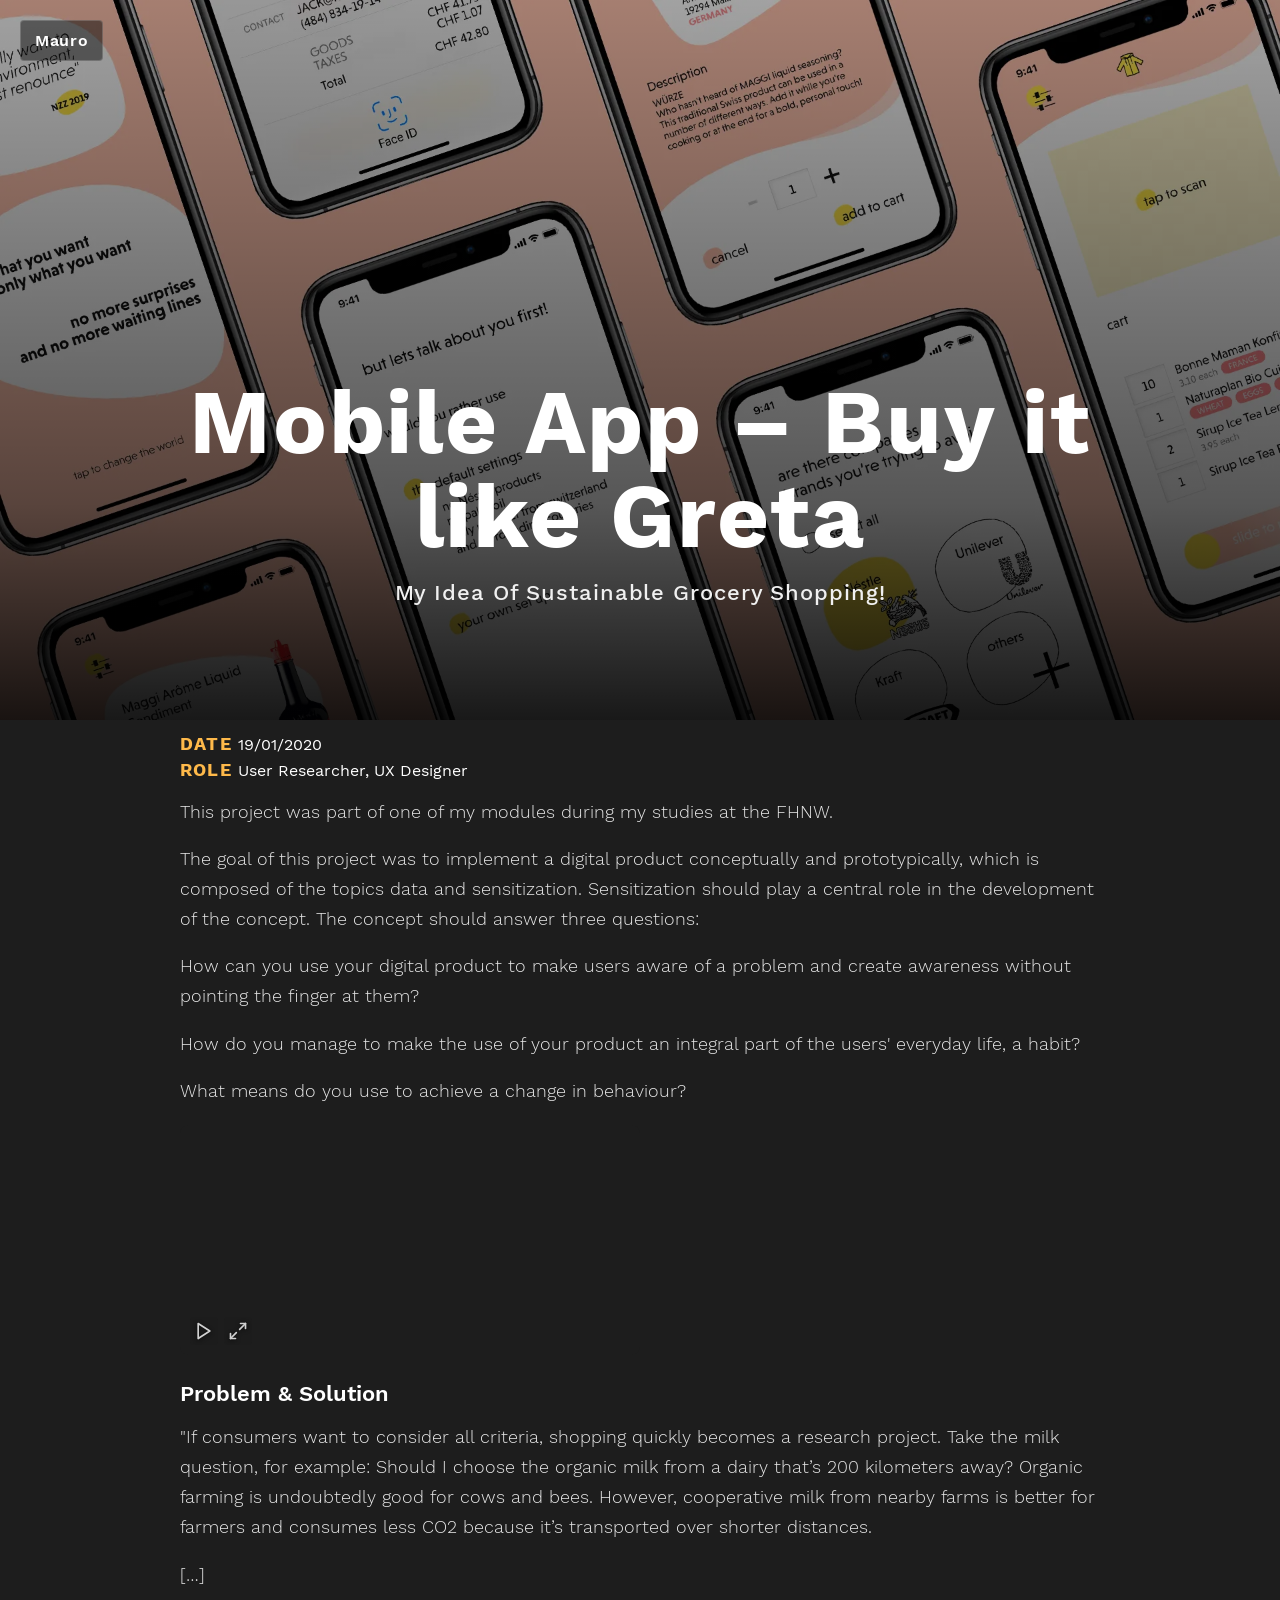
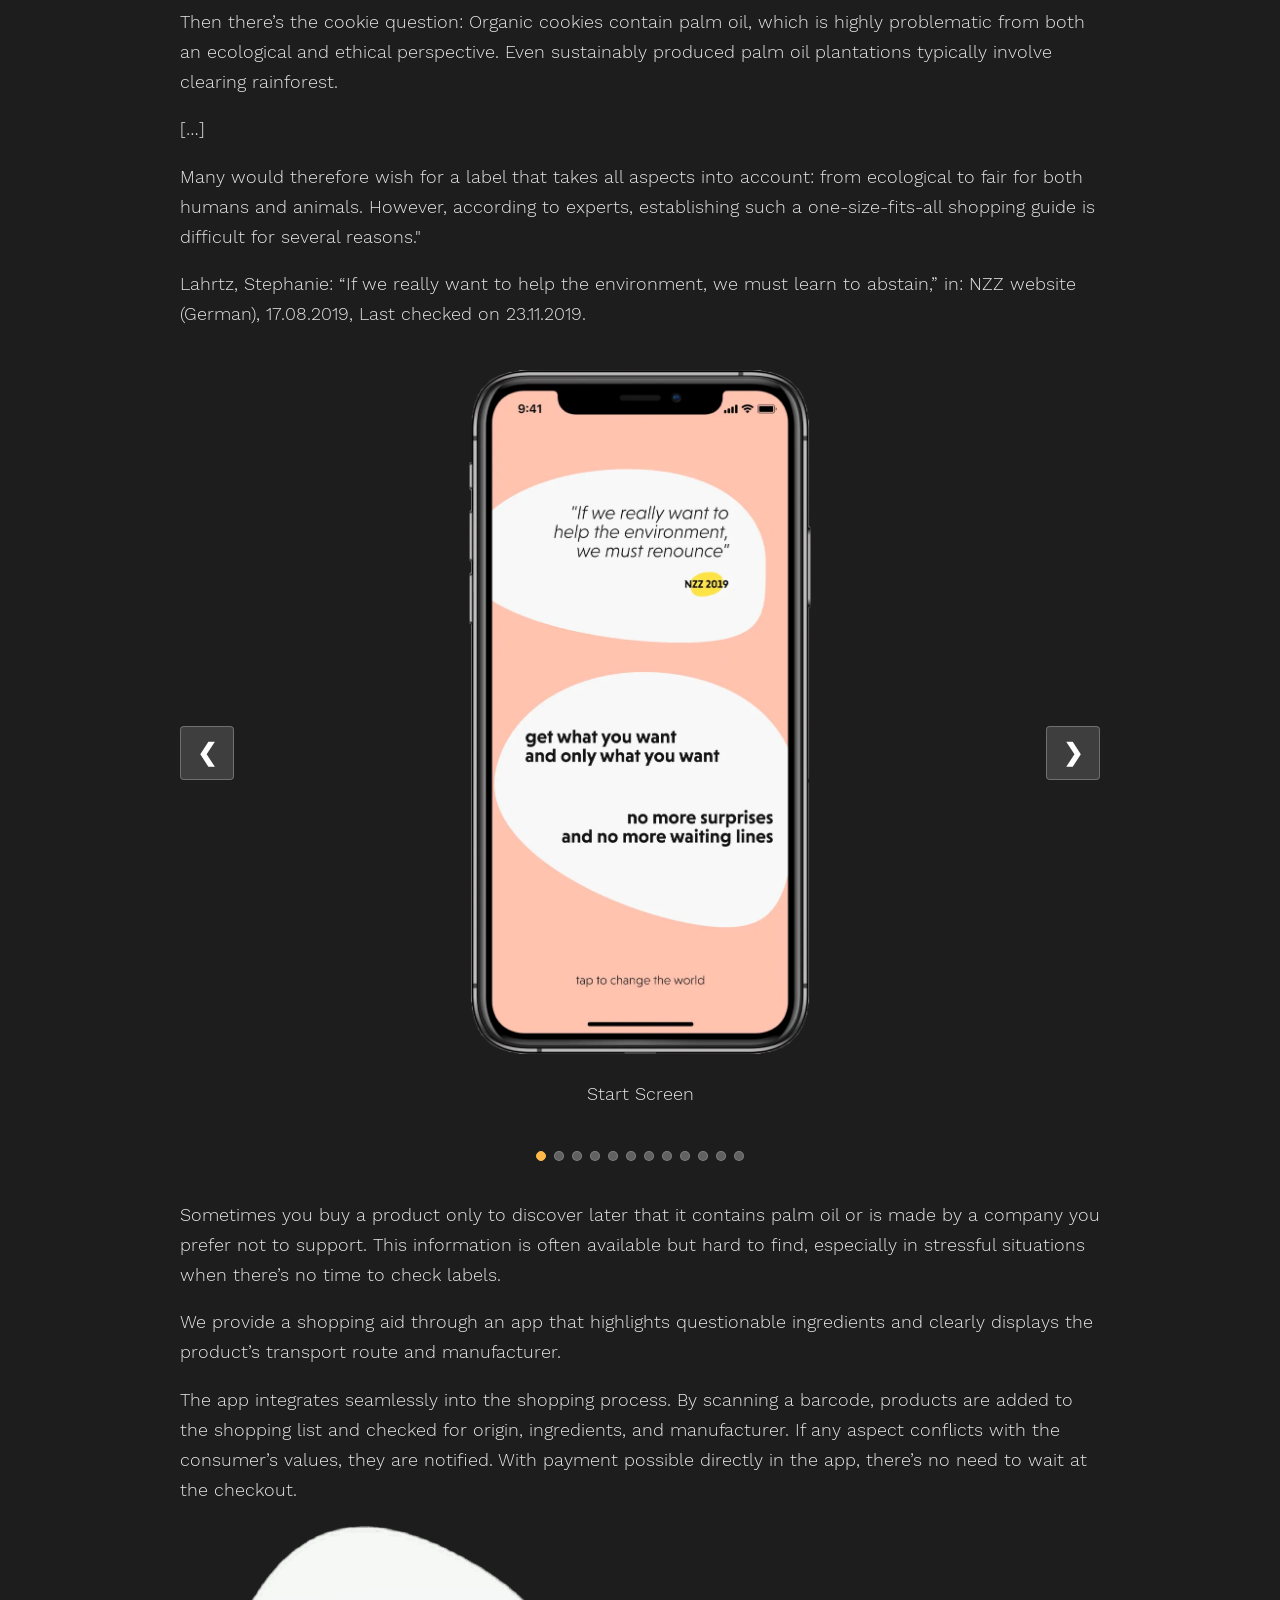
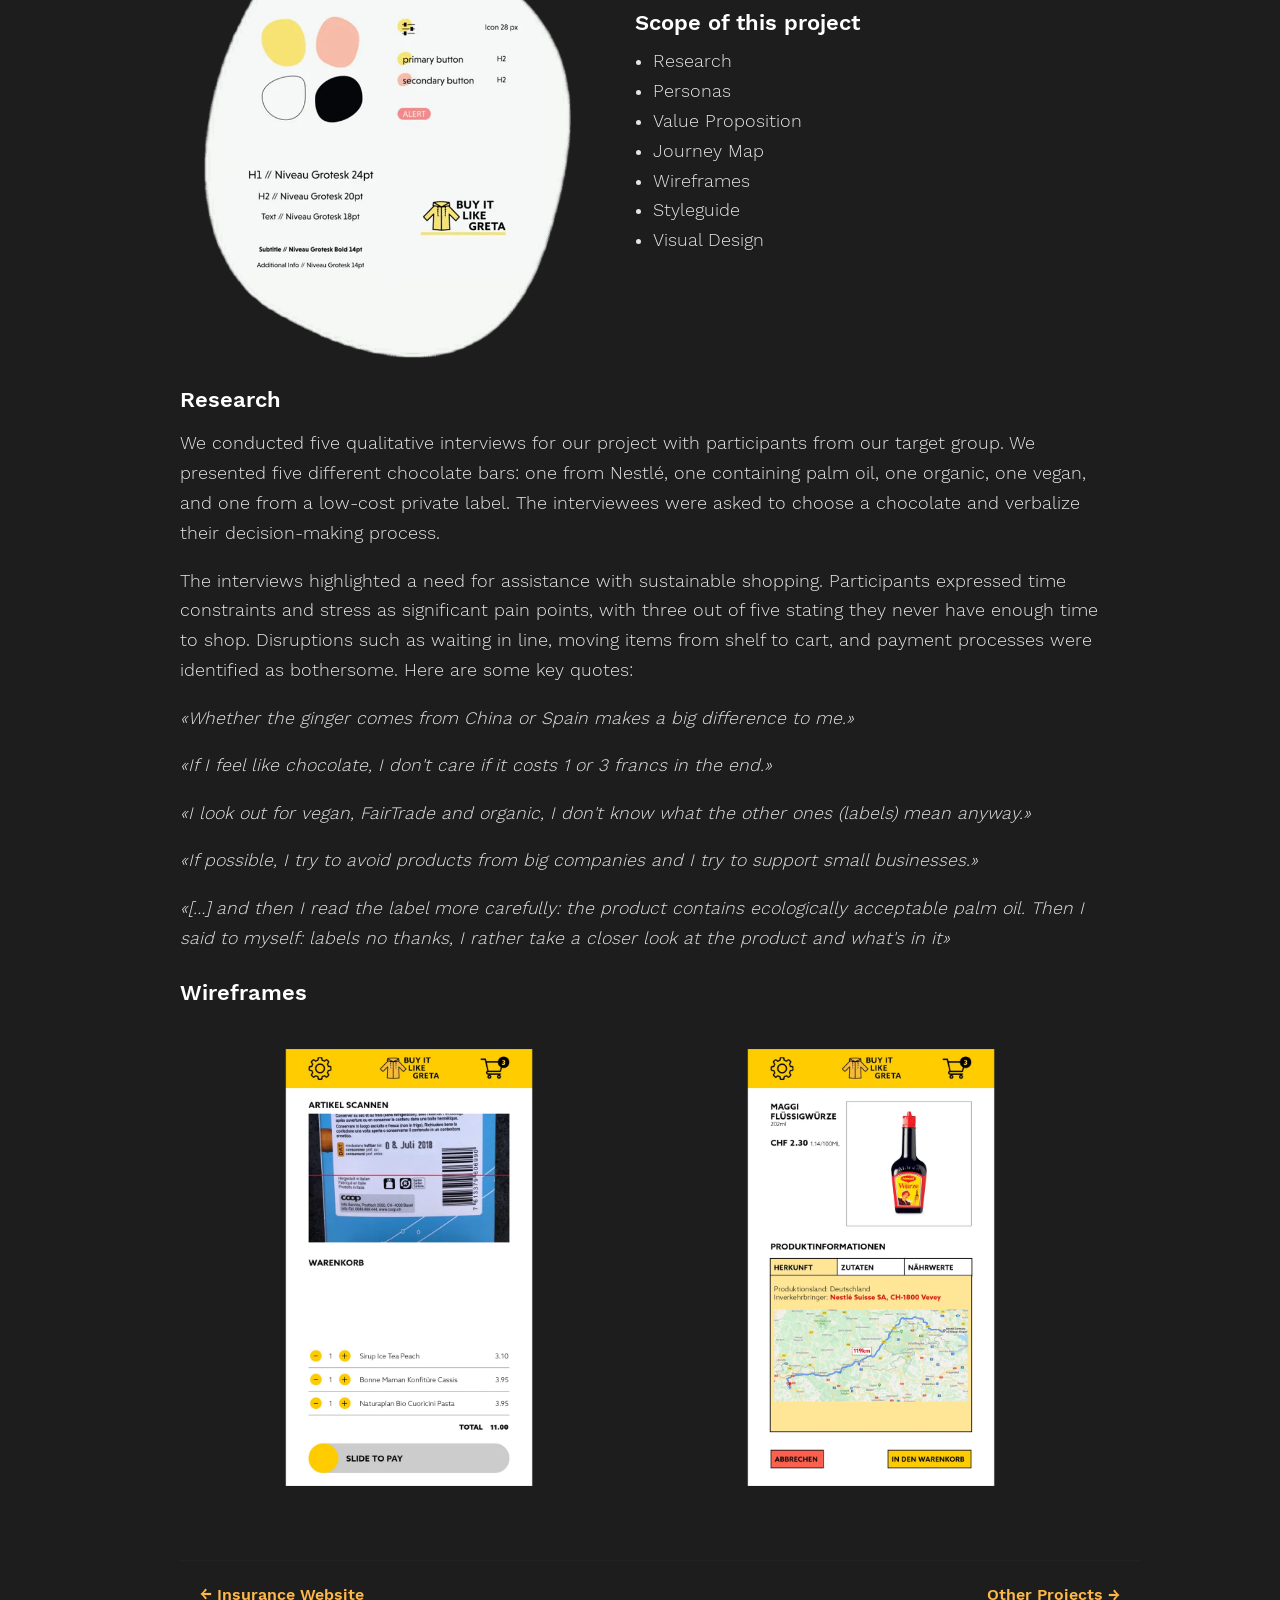
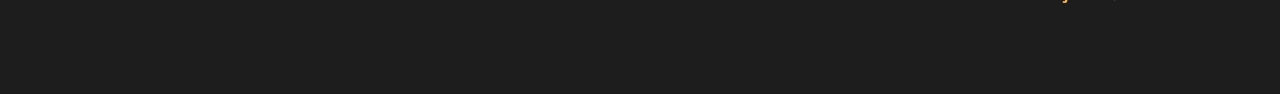
<file: bilg.html>
<!DOCTYPE html>
<html lang="en">

<head>
    <meta charset="UTF-8">
    <meta name="viewport" content="width=device-width, initial-scale=1.0">
    <title>Mobile App – Buy it like Greta</title>
    <link rel="stylesheet" href="style.css">
</head>

<body>
    <div class="hero">
        <header><a href="index.html">Mauro</a></header>
        <img src="assets/bilg/bilg1.webp" alt="Mobile App – Buy it like Greta">
        <div class="hero-overlay"></div>
        <div class="hero-text">
            <h1>Mobile App – Buy it like Greta</h1>
            <p>My Idea Of Sustainable Grocery Shopping!</p>
        </div>
    </div>

    <div class="text-content">
        <div class="project-meta">
            <div><span class="label">Date</span>19/01/2020</div>
            <div><span class="label">Role</span>User Researcher, UX Designer</div>
        </div>

        <p>This project was part of one of my modules during my studies at the FHNW.</p>
        <p>The goal of this project was to implement a digital product conceptually and prototypically, which is
            composed of the topics data and sensitization. Sensitization should play a central role in the development
            of the concept. The concept should answer three questions:</p>
        <p>How can you use your digital product to make users aware of a problem and create awareness without pointing
            the finger at them?</p>
        <p>How do you manage to make the use of your product an integral part of the users' everyday life, a habit?</p>
        <p>What means do you use to achieve a change in behaviour?</p>

        <div class="media-block media-block--half"><video autoplay loop muted playsinline src="assets/bilg/bilg.mp4"></video>
        </div>
        <h2>Problem & Solution</h2>
        <p>"If consumers want to consider all criteria, shopping quickly becomes a research project. Take the milk
            question, for example: Should I choose the organic milk from a dairy that’s 200 kilometers away? Organic
            farming is undoubtedly good for cows and bees. However, cooperative milk from nearby farms is better for
            farmers and consumes less CO2 because it’s transported over shorter distances.</p>
        <p>[…]</p>
        <p>Then there’s the cookie question: Organic cookies contain palm oil, which is highly problematic from both an
            ecological and ethical perspective. Even sustainably produced palm oil plantations typically involve
            clearing rainforest.</p>
        <p>[…]</p>
        <p>Many would therefore wish for a label that takes all aspects into account: from ecological to fair for both
            humans and animals. However, according to experts, establishing such a one-size-fits-all shopping guide is
            difficult for several reasons."</p>
        <p>Lahrtz, Stephanie: “If we really want to help the environment, we must learn to abstain,” in: NZZ website
            (German), 17.08.2019, Last checked on 23.11.2019.</p>

        <div class="image-slider">
            <div class="slider-wrapper">
                <button class="slider-btn slider-btn-prev" aria-label="Previous image">❮</button>
                <div class="slider-container">
                    <div class="slides-wrapper">
                        <div class="slide"><img src="assets/bilg/bilg3.webp" alt="Start Screen"><p class="slide-caption">Start Screen</p></div>
                        <div class="slide"><img src="assets/bilg/bilg4.webp" alt="Default Settings"><p class="slide-caption">Default Settings</p></div>
                        <div class="slide"><img src="assets/bilg/bilg5.webp" alt="Ingredients Choice"><p class="slide-caption">Ingredients Choice</p></div>
                        <div class="slide"><img src="assets/bilg/bilg6.webp" alt="Company Choice"><p class="slide-caption">Company Choice</p></div>
                        <div class="slide"><img src="assets/bilg/bilg7.webp" alt="Distance"><p class="slide-caption">Distance</p></div>
                        <div class="slide"><img src="assets/bilg/bilg8.webp" alt="Success Message"><p class="slide-caption">Success Message</p></div>
                        <div class="slide"><img src="assets/bilg/bilg9.webp" alt="Cart"><p class="slide-caption">Cart</p></div>
                        <div class="slide"><img src="assets/bilg/bilg10.webp" alt="Product Detail Page"><p class="slide-caption">Product Detail Page</p></div>
                        <div class="slide"><img src="assets/bilg/bilg11.webp" alt="Product Detail Page - Ingredients"><p class="slide-caption">Product Detail Page - Ingredients</p></div>
                        <div class="slide"><img src="assets/bilg/bilg12.webp" alt="Product Detail Page - Origin"><p class="slide-caption">Product Detail Page - Origin</p></div>
                        <div class="slide"><img src="assets/bilg/bilg13.webp" alt="Product Detail Page - Nutrition"><p class="slide-caption">Product Detail Page - Nutrition</p></div>
                        <div class="slide"><img src="assets/bilg/bilg14.webp" alt="Apple Pay"><p class="slide-caption">Apple Pay</p></div>
                    </div>
                </div>
                <button class="slider-btn slider-btn-next" aria-label="Next image">❯</button>
            </div>
            <div class="slider-indicators">
                <span class="indicator active" data-index="0"></span>
                <span class="indicator" data-index="1"></span>
                <span class="indicator" data-index="2"></span>
                <span class="indicator" data-index="3"></span>
                <span class="indicator" data-index="4"></span>
                <span class="indicator" data-index="5"></span>
                <span class="indicator" data-index="6"></span>
                <span class="indicator" data-index="7"></span>
                <span class="indicator" data-index="8"></span>
                <span class="indicator" data-index="9"></span>
                <span class="indicator" data-index="10"></span>
                <span class="indicator" data-index="11"></span>
            </div>
        </div>

        <p>Sometimes you buy a product only to discover later that it contains palm oil or is made by a company you
            prefer not to support. This information is often available but hard to find, especially in stressful
            situations when there’s no time to check labels.</p>
        <p>We provide a shopping aid through an app that highlights questionable ingredients and clearly displays the
            product’s transport route and manufacturer.</p>
        <p>The app integrates seamlessly into the shopping process. By scanning a barcode, products are added to the
            shopping list and checked for origin, ingredients, and manufacturer. If any aspect conflicts with the
            consumer’s values, they are notified. With payment possible directly in the app, there’s no need to wait at
            the checkout.</p>

        <div class="scope-layout">
            <img src="assets/bilg/bilg2.webp" alt="Style guide">
            <div class="scope-content">
                <h2>Scope of this project</h2>
                <ul>
                    <li>Research</li>
                    <li>Personas</li>
                    <li>Value Proposition</li>
                    <li>Journey Map</li>
                    <li>Wireframes</li>
                    <li>Styleguide</li>
                    <li>Visual Design</li>
                </ul>
            </div>
        </div>

        <h2>Research</h2>
        <p>We conducted five qualitative interviews for our project with participants from our target group. We
            presented five different chocolate bars: one from Nestlé, one containing palm oil, one organic, one vegan,
            and one from a low-cost private label. The interviewees were asked to choose a chocolate and verbalize their
            decision-making process.</p>
        <p>The interviews highlighted a need for assistance with sustainable shopping. Participants expressed time
            constraints and stress as significant pain points, with three out of five stating they never have enough
            time to shop. Disruptions such as waiting in line, moving items from shelf to cart, and payment processes
            were identified as bothersome. Here are some key quotes:
        </p>
        <p style="font-style: italic">«Whether the ginger comes from China or Spain makes a big difference to me.»</p>
        <p style="font-style: italic">«If I feel like chocolate, I don't care if it costs 1 or 3 francs in the end.»</p>
        <p style="font-style: italic">«I look out for vegan, FairTrade and organic, I don't know what the other ones
            (labels) mean anyway.»</p>
        <p style="font-style: italic">«If possible, I try to avoid products from big companies and I try to support
            small businesses.»</p>
        <p style="font-style: italic">«[…] and then I read the label more carefully: the product contains ecologically
            acceptable palm oil. Then I said to myself: labels no thanks, I rather take a closer look at the product and
            what's in it»</p>

        <h2>Wireframes</h2>

        <div class="wireframe-grid">
            <img src="assets/bilg/bilg15.webp" alt="Wireframe of scanning process">
            <img src="assets/bilg/bilg16.webp" alt="Wireframe of product page">
        </div>

        <div class="bottom-nav page-wrapper">
            <a href="insurance-web.html">← Insurance Website</a>
            <a href="other-projects.html">Other Projects →</a>
        </div>

    <script src="main.js"></script>
</body>

</html>
</file>
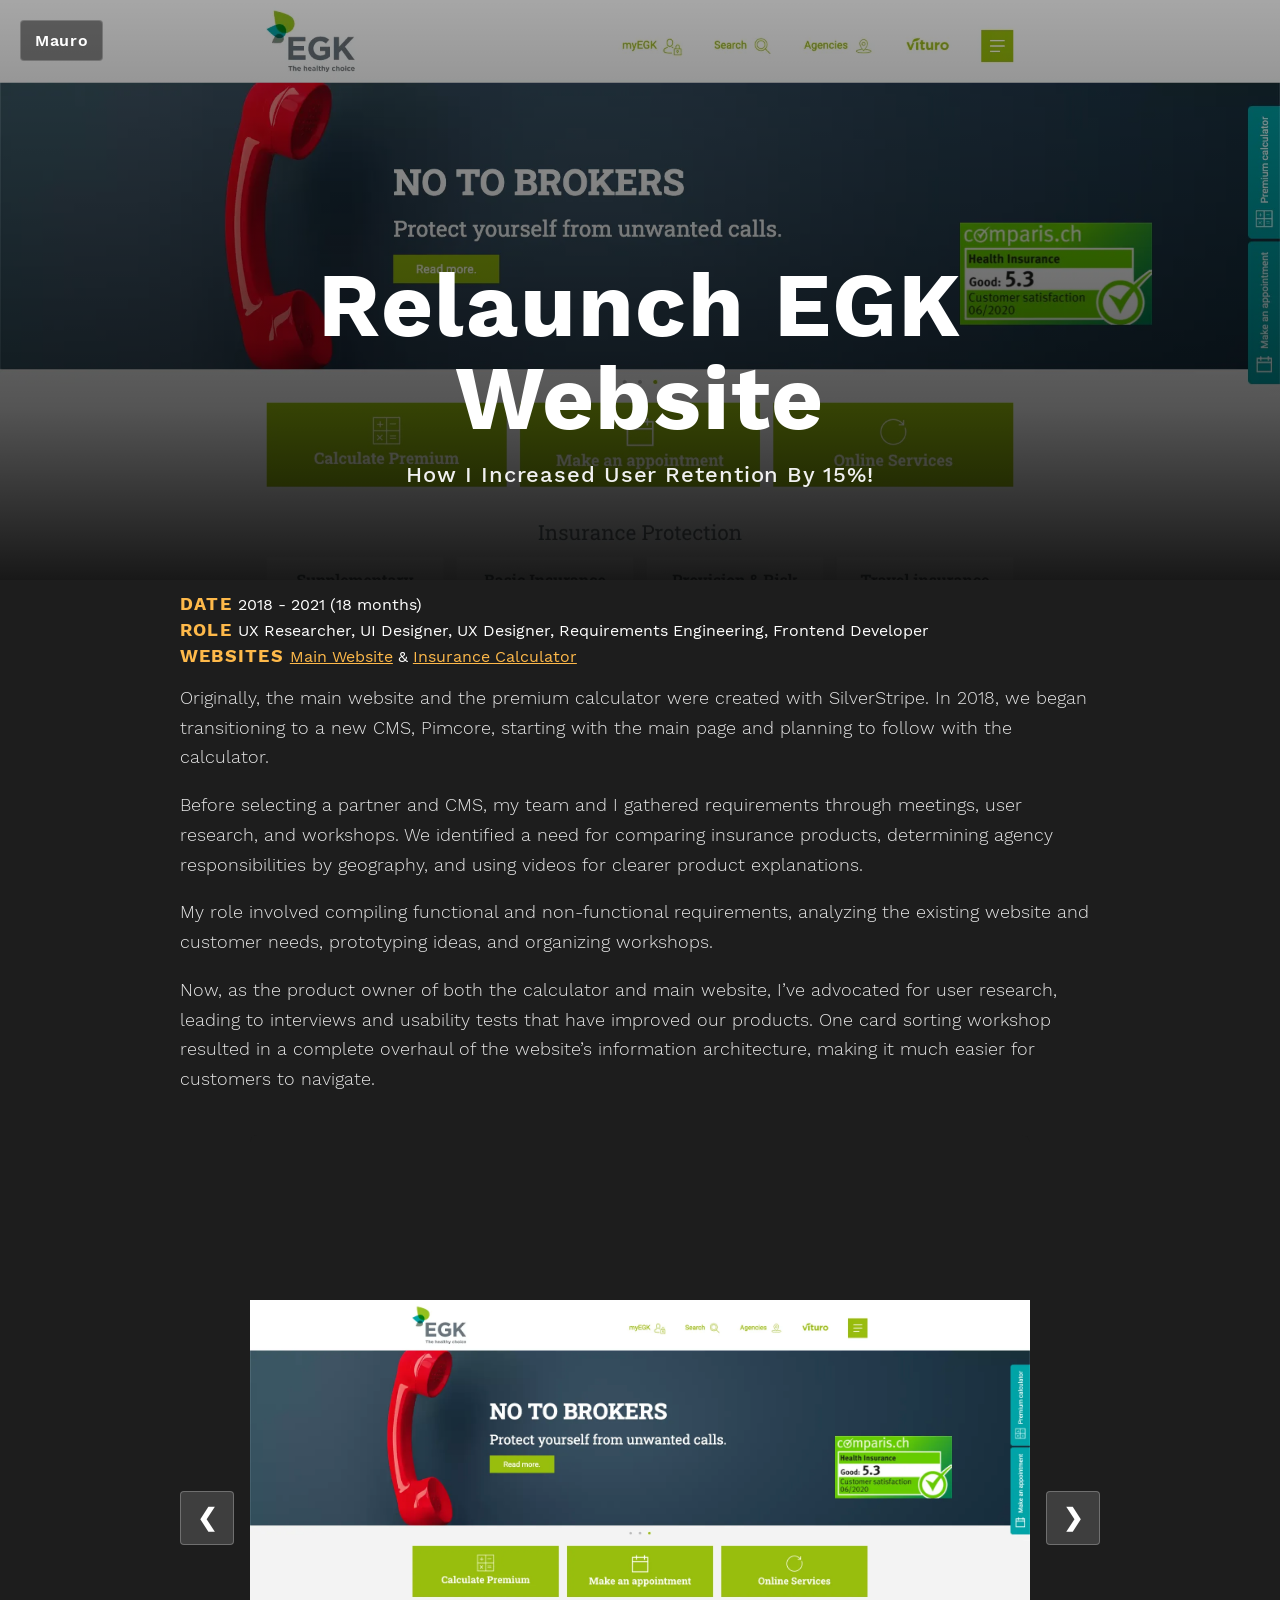
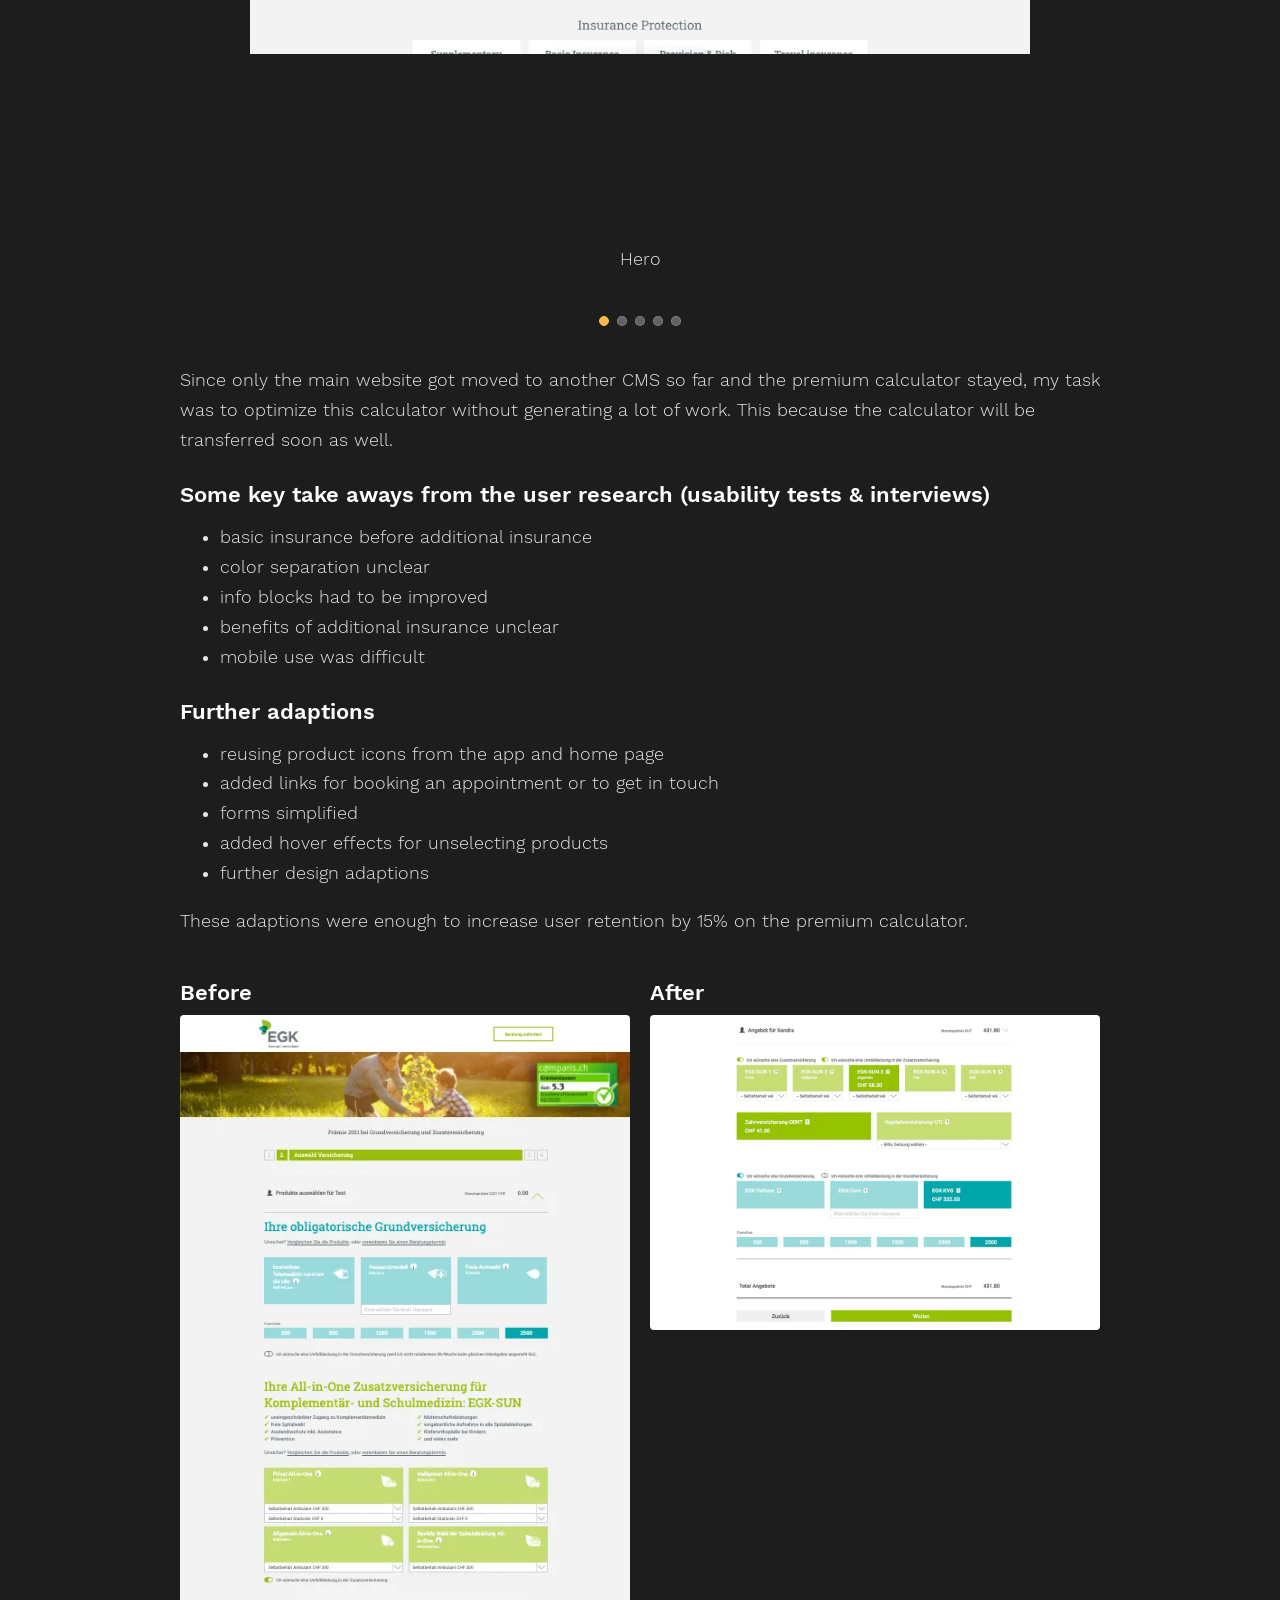
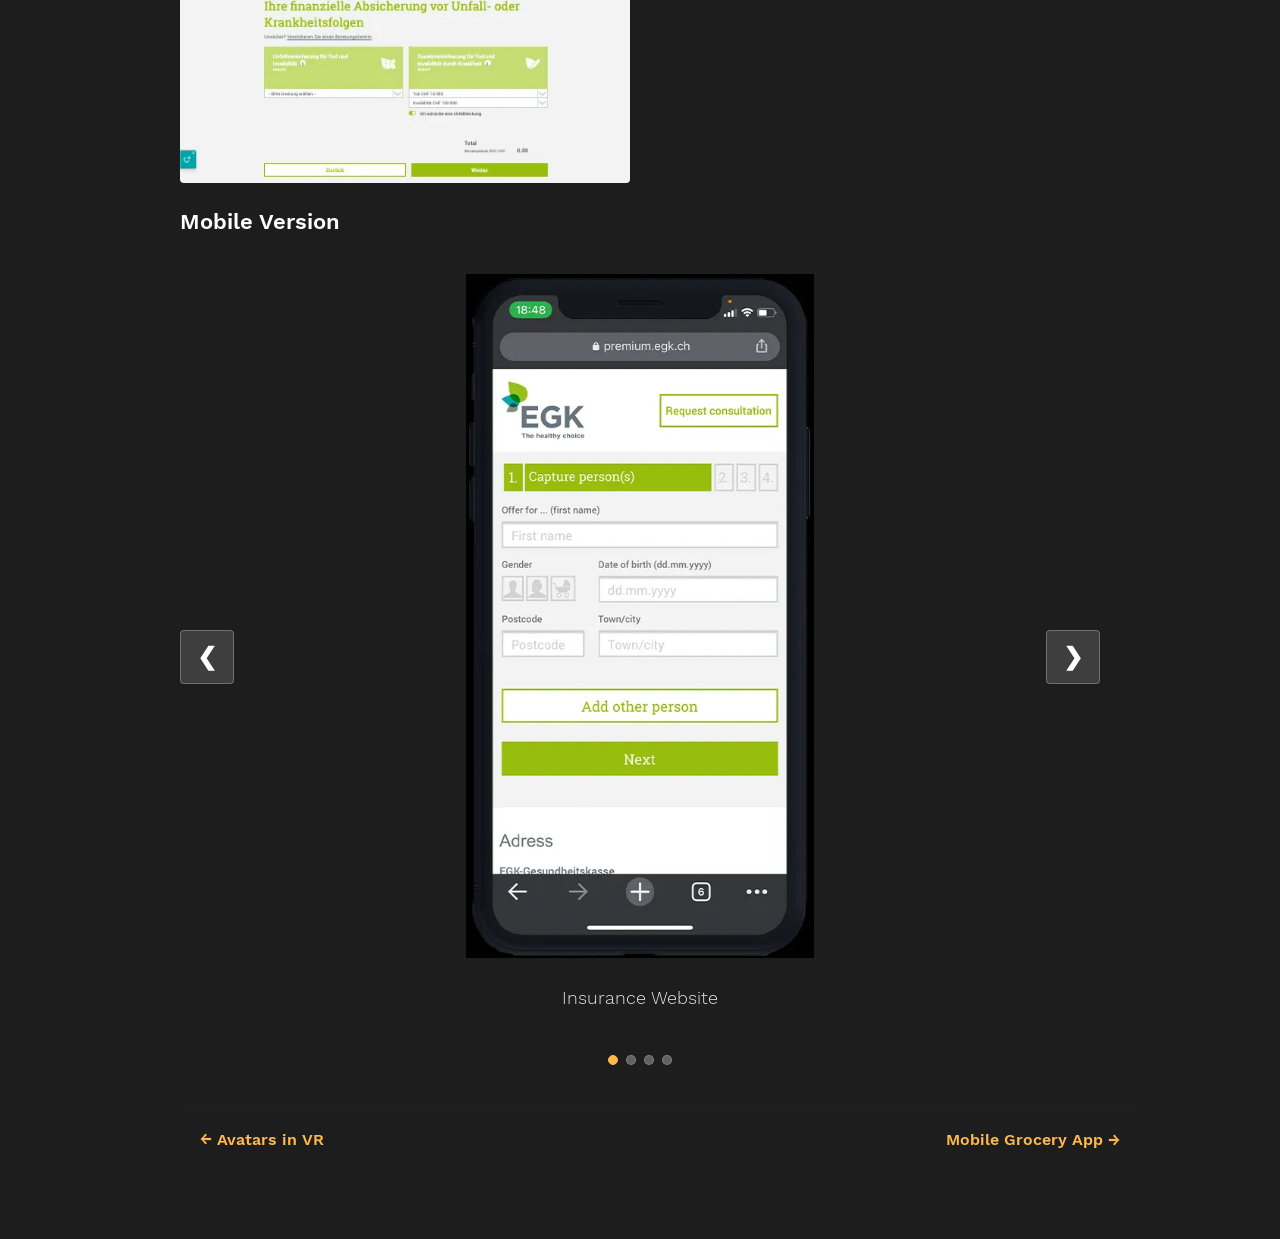
<file: insurance-web.html>
<!DOCTYPE html>
<html lang="en">

<head>
    <meta charset="UTF-8">
    <meta name="viewport" content="width=device-width, initial-scale=1.0">
    <title>Relaunch EGK Website</title>
    <link rel="stylesheet" href="style.css">
</head>

<body>
    <div class="hero">
        <header><a href="index.html">Mauro</a></header>
        <img src="assets/insurance_web/insurance_web3.webp" alt="Insurance Website">
        <div class="hero-overlay"></div>
        <div class="hero-text">
            <h1>Relaunch EGK Website</h1>
            <p>How I Increased User Retention By 15%!</p>
        </div>
    </div>

    <div class="text-content">
        <div class="project-meta">
            <div><span class="label">Date</span>2018 - 2021 (18 months)</div>
            <div><span class="label">Role</span>UX Researcher, UI Designer, UX Designer, Requirements Engineering,
                Frontend Developer</div>
            <div><span class="label">Websites</span><a href="https://www.egk.ch" target="_blank">Main Website</a> & <a
                    href="https://www.egk.ch/calculate" target="_blank">Insurance Calculator</a></div>
        </div>

        <p>Originally, the main website and the premium calculator were created with SilverStripe. In 2018, we began
            transitioning to a new CMS, Pimcore, starting with the main page and planning to follow with the calculator.
        </p>
        <p>Before selecting a partner and CMS, my team and I gathered requirements through meetings, user research, and
            workshops. We identified a need for comparing insurance products, determining agency responsibilities by
            geography, and using videos for clearer product explanations.</p>
        <p>My role involved compiling functional and non-functional requirements, analyzing the existing website and
            customer needs, prototyping ideas, and organizing workshops.</p>
        <p>Now, as the product owner of both the calculator and main website, I’ve advocated for user research, leading
            to interviews and usability tests that have improved our products. One card sorting workshop resulted in a
            complete overhaul of the website’s information architecture, making it much easier for customers to
            navigate.</p>

        <div class="image-slider">
            <div class="slider-wrapper">
                <button class="slider-btn slider-btn-prev" aria-label="Previous image">❮</button>
                <div class="slider-container">
                    <div class="slides-wrapper">
                        <div class="slide"><img src="assets/insurance_web/insurance_web8.webp" alt="Hero">
                            <p class="slide-caption">Hero</p>
                        </div>
                        <div class="slide"><img src="assets/insurance_web/insurance_web9.webp"
                                alt="News & Events Section">
                            <p class="slide-caption">News & Events Section</p>
                        </div>
                        <div class="slide"><img src="assets/insurance_web/insurance_web10.webp" alt="Agency Search">
                            <p class="slide-caption">Agency Search</p>
                        </div>
                        <div class="slide"><img src="assets/insurance_web/insurance_web11.webp" alt="Product Overview">
                            <p class="slide-caption">Product Overview</p>
                        </div>
                        <div class="slide"><img src="assets/insurance_web/insurance_web12.webp"
                                alt="Product Comparison">
                            <p class="slide-caption">Product Comparison</p>
                        </div>
                    </div>
                </div>
                <button class="slider-btn slider-btn-next" aria-label="Next image">❯</button>
            </div>
            <div class="slider-indicators">
                <span class="indicator active" data-index="0"></span>
                <span class="indicator" data-index="1"></span>
                <span class="indicator" data-index="2"></span>
                <span class="indicator" data-index="3"></span>
                <span class="indicator" data-index="4"></span>
            </div>
        </div>

        <p>Since only the main website got moved to another CMS so far and the premium calculator stayed, my task was to
            optimize this calculator without generating a lot of work. This because the calculator will be transferred
            soon as well.</p>
        <h2>Some key take aways from the user research (usability tests & interviews)</h2>
        <ul>
            <li>basic insurance before additional insurance</li>
            <li>color separation unclear</li>
            <li>info blocks had to be improved</li>
            <li>benefits of additional insurance unclear</li>
            <li>mobile use was difficult</li>
        </ul>

        <h2>Further adaptions</h2>
        <ul>
            <li>reusing product icons from the app and home page</li>
            <li>added links for booking an appointment or to get in touch</li>
            <li>forms simplified</li>
            <li>added hover effects for unselecting products</li>
            <li>further design adaptions</li>
        </ul>
        <p>These adaptions were enough to increase user retention by 15% on the premium calculator.</p>

        <div class="wireframe-grid">
            <div>
                <h2>Before</h2>
                <img src="assets/insurance_web/insurance_web1.webp" alt="Insurance Calculator Before">
            </div>
            <div>
                <h2>After</h2>
                <img src="assets/insurance_web/insurance_web2.webp" alt="Insurance Calculator After">
            </div>
        </div>

        <h2>Mobile Version</h2>


        <div class="image-slider">
            <div class="slider-wrapper">
                <button class="slider-btn slider-btn-prev" aria-label="Previous image">❮</button>
                <div class="slider-container">
                    <div class="slides-wrapper">
                        <div class="slide"><img src="assets/insurance_web/insurance_web4.webp" alt="Insurance Website">
                            <p class="slide-caption">Insurance Website</p>
                        </div>
                        <div class="slide"><img src="assets/insurance_web/insurance_web5.webp" alt="Insurance Website">
                            <p class="slide-caption">Insurance Website</p>
                        </div>
                        <div class="slide"><img src="assets/insurance_web/insurance_web6.webp" alt="Insurance Website">
                            <p class="slide-caption">Insurance Website</p>
                        </div>
                        <div class="slide"><img src="assets/insurance_web/insurance_web7.webp" alt="Insurance Website">
                            <p class="slide-caption">Insurance Website</p>
                        </div>
                    </div>
                </div>
                <button class="slider-btn slider-btn-next" aria-label="Next image">❯</button>
            </div>
            <div class="slider-indicators">
                <span class="indicator active" data-index="0"></span>
                <span class="indicator" data-index="1"></span>
                <span class="indicator" data-index="2"></span>
                <span class="indicator" data-index="3"></span>
            </div>
        </div>


        <div class="bottom-nav page-wrapper">
            <a href="vr.html">← Avatars in VR</a>
            <a href="bilg.html">Mobile Grocery App →</a>
        </div>

        <script src="main.js"></script>
</body>

</html>
</file>
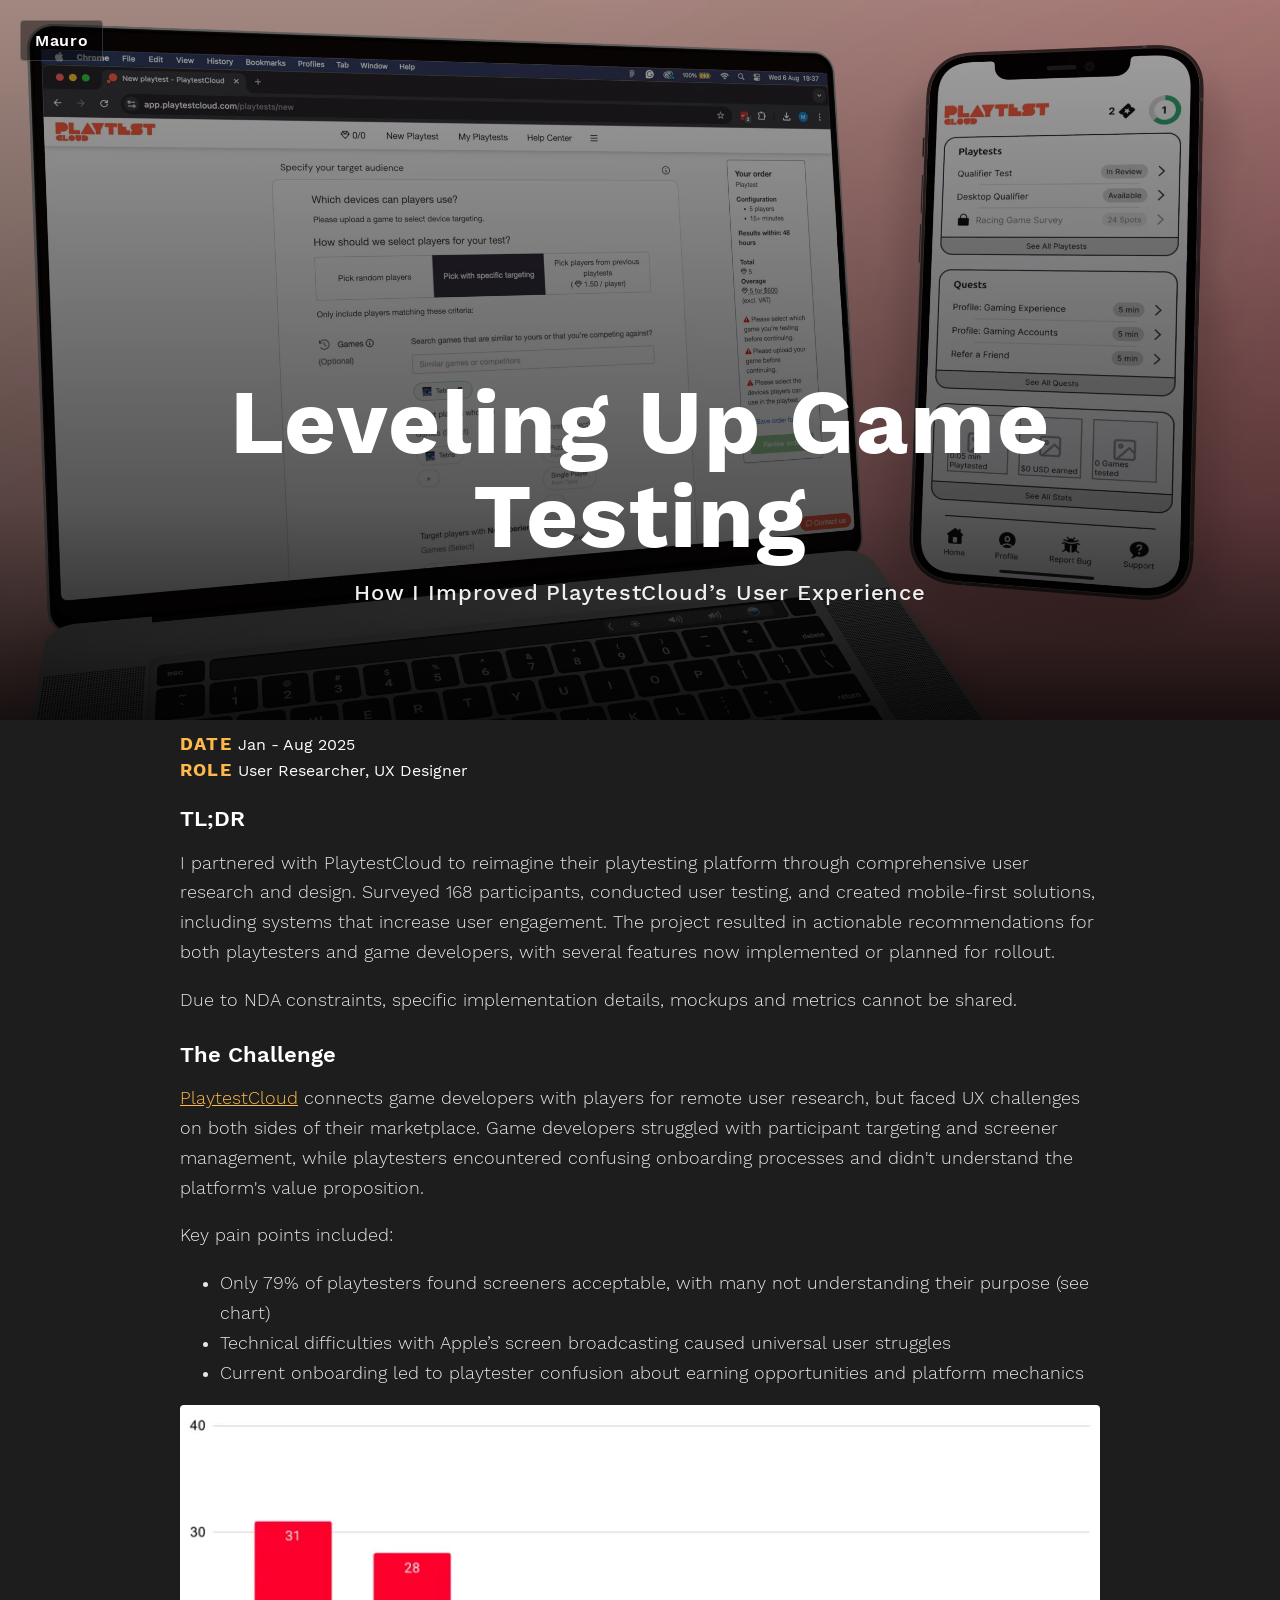
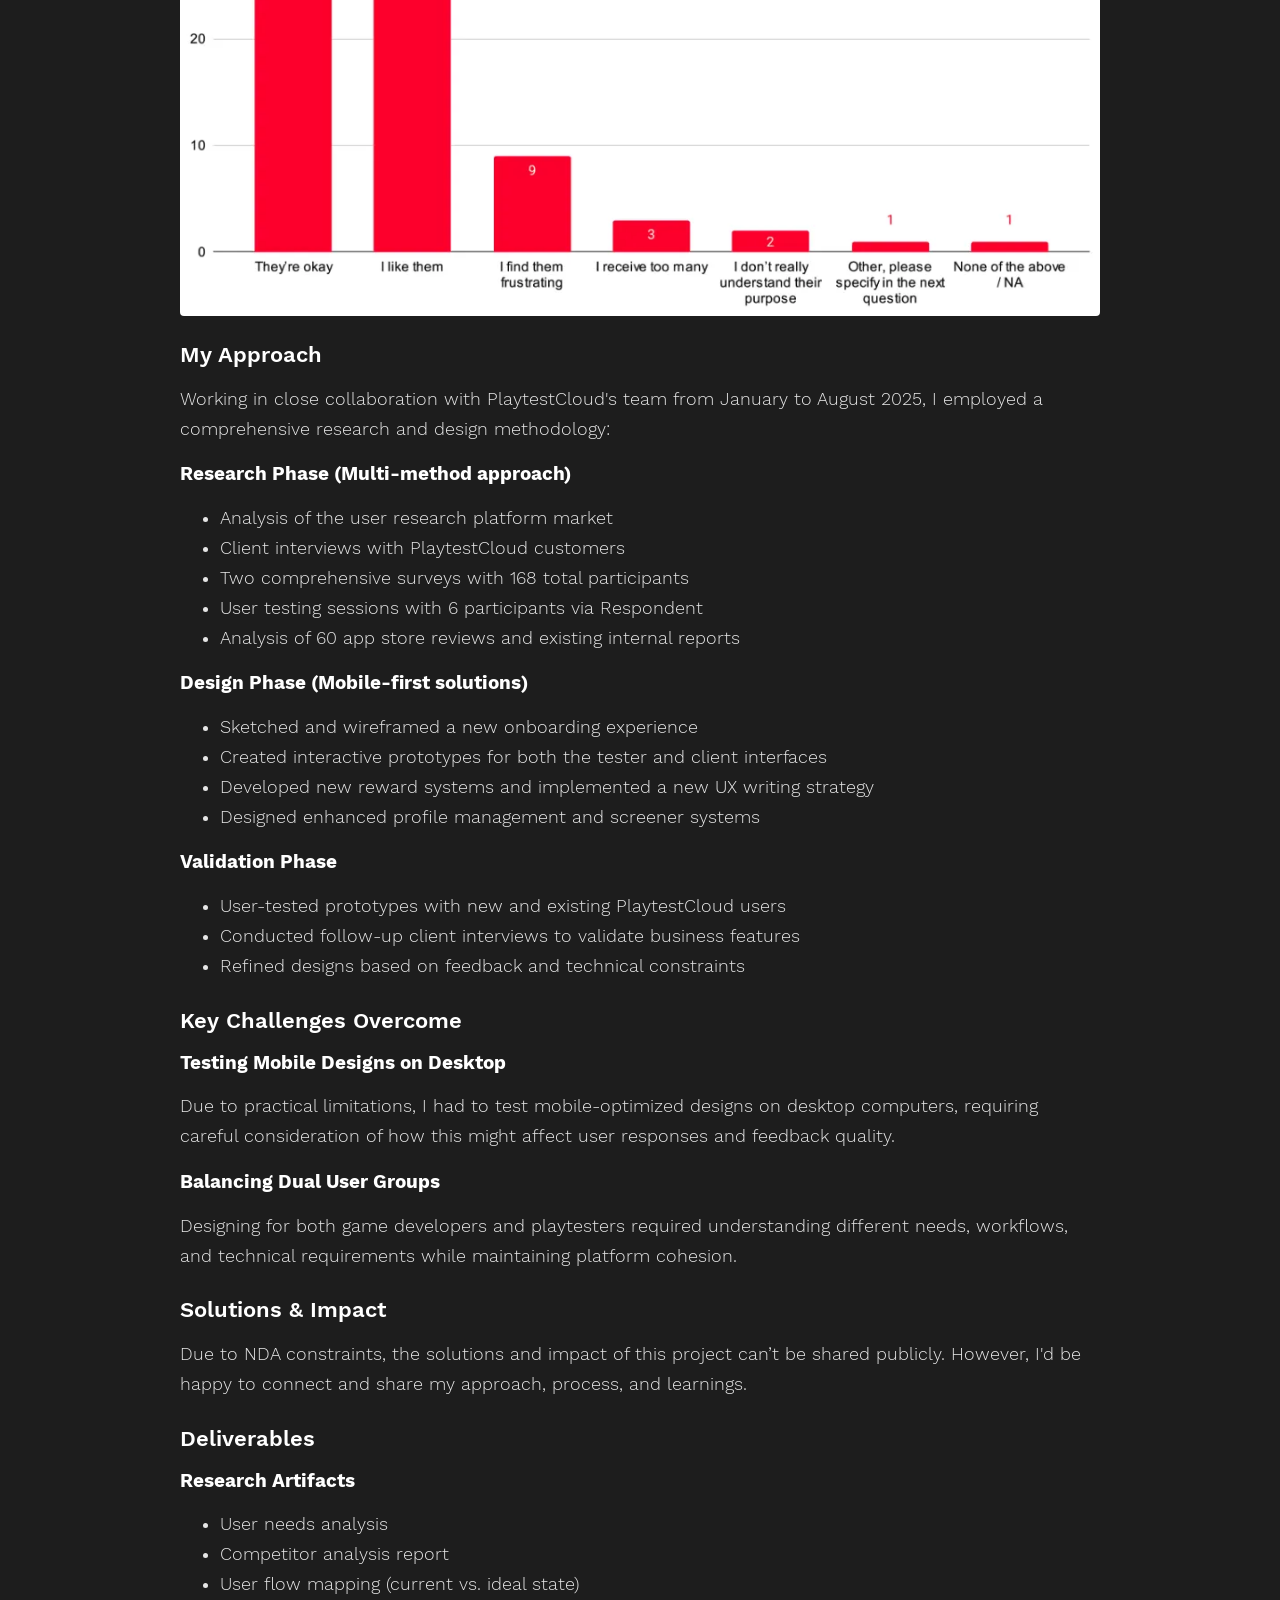
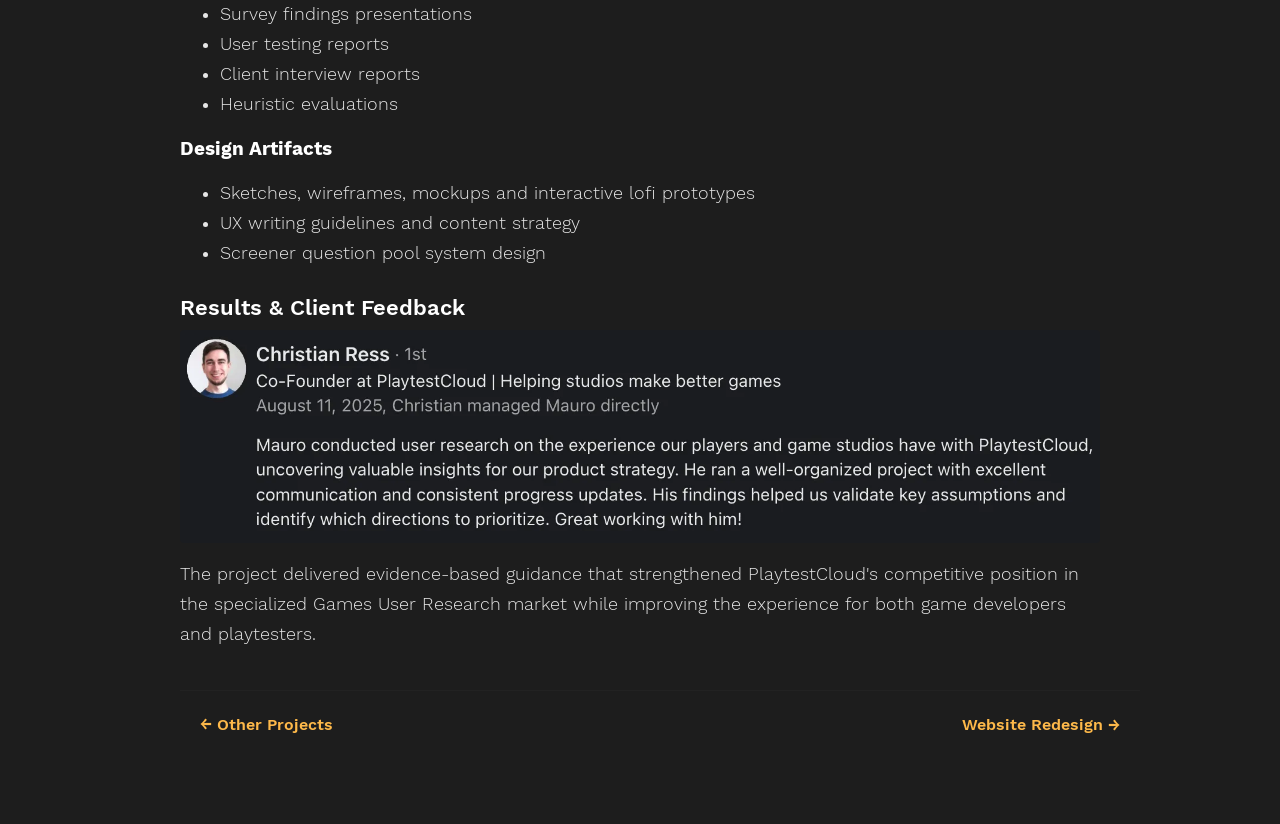
<file: playtestcloud.html>
<!DOCTYPE html>
<html lang="en">

<head>
    <meta charset="UTF-8">
    <meta name="viewport" content="width=device-width, initial-scale=1.0">
    <title>Leveling Up Game Testing</title>
    <link rel="stylesheet" href="style.css">
</head>

<body>
    <div class="hero">
        <header><a href="index.html">Mauro</a></header>
        <img src="assets/playtestcloud/playtestcloud2.webp" alt="PlaytestCloud">
        <div class="hero-overlay"></div>
        <div class="hero-text">
            <h1>Leveling Up Game Testing</h1>
            <p>How I Improved PlaytestCloud’s User Experience</p>
        </div>
    </div>

    <div class="text-content">
        <div class="project-meta">
            <div><span class="label">Date</span>Jan - Aug 2025</div>
            <div><span class="label">Role</span>User Researcher, UX Designer</div>
        </div>

        <h2>TL;DR</h2>
        <p>I partnered with PlaytestCloud to reimagine their playtesting platform through comprehensive user research
            and design. Surveyed 168 participants, conducted user testing, and created mobile-first solutions, including
            systems that increase user engagement. The project resulted in actionable recommendations for both
            playtesters and game developers, with several features now implemented or planned for rollout.
        </p>
        <p>Due to NDA constraints, specific implementation details, mockups and metrics cannot be shared.</p>

        <h2>The Challenge</h2>
        <p><a href="https://www.playtestcloud.com" target="_blank">PlaytestCloud</a> connects game developers with
            players for remote user research, but faced UX challenges on both sides of their marketplace. Game
            developers struggled with participant targeting and screener management, while playtesters encountered
            confusing onboarding processes and didn't understand the platform's value proposition.</p>
        <p>Key pain points included:</p>
        <ul>
            <li>Only 79% of playtesters found screeners acceptable, with many not understanding their purpose (see
                chart)</li>
            <li>Technical difficulties with Apple’s screen broadcasting caused universal user struggles</li>
            <li>Current onboarding led to playtester confusion about earning opportunities and platform mechanics</li>
        </ul>

        <img src="assets/playtestcloud/playtestcloud3.webp" alt="PlaytestCloud Survey Results">


        <h2>My Approach</h2>

        <p>Working in close collaboration with PlaytestCloud's team from January to August 2025, I employed a
            comprehensive research and design methodology:</p>

        <h3>Research Phase (Multi-method approach)</h3>
        <ul>
            <li>Analysis of the user research platform market</li>
            <li>Client interviews with PlaytestCloud customers</li>
            <li>Two comprehensive surveys with 168 total participants</li>
            <li>User testing sessions with 6 participants via Respondent</li>
            <li>Analysis of 60 app store reviews and existing internal reports</li>
        </ul>

        <h3>Design Phase (Mobile-first solutions)</h3>
        <ul>
            <li>Sketched and wireframed a new onboarding experience</li>
            <li>Created interactive prototypes for both the tester and client interfaces</li>
            <li>Developed new reward systems and implemented a new UX writing strategy</li>
            <li>Designed enhanced profile management and screener systems</li>
        </ul>

        <h3>Validation Phase</h3>
        <ul>
            <li>User-tested prototypes with new and existing PlaytestCloud users</li>
            <li>Conducted follow-up client interviews to validate business features</li>
            <li>Refined designs based on feedback and technical constraints</li>
        </ul>


        <h2>Key Challenges Overcome</h2>
        <h3>Testing Mobile Designs on Desktop</h3>
        <p>Due to practical limitations, I had to test mobile-optimized designs on desktop computers, requiring careful
            consideration of how this might affect user responses and feedback quality.</p>

        <h3>Balancing Dual User Groups</h3>
        <p>Designing for both game developers and playtesters required understanding different needs, workflows, and
            technical requirements while maintaining platform cohesion.</p>

        <h2>Solutions & Impact</h2>
        <p>Due to NDA constraints, the solutions and impact of this project can’t be shared publicly. However, I'd be
            happy to connect and share my approach, process, and learnings.</p>

        <h2>Deliverables</h2>
        <h3>Research Artifacts</h3>
        <ul>
            <li>User needs analysis</li>
            <li>Competitor analysis report</li>
            <li>User flow mapping (current vs. ideal state)</li>
            <li>Survey findings presentations</li>
            <li>User testing reports</li>
            <li>Client interview reports</li>
            <li>Heuristic evaluations</li>
        </ul>

        <h3>Design Artifacts</h3>
        <ul>
            <li>Sketches, wireframes, mockups and interactive lofi prototypes</li>
            <li>UX writing guidelines and content strategy</li>
            <li>Screener question pool system design</li>
        </ul>

        <h2>Results & Client Feedback</h2>

        <img src="assets/playtestcloud/playtestcloud1.webp" alt="PlaytestCloud Client Feedback">

        <p>The project delivered evidence-based guidance that strengthened PlaytestCloud's competitive position in the
            specialized Games User Research market while improving the experience for both game developers and
            playtesters.</p>

        <div class="bottom-nav page-wrapper">
            <a href="other-projects.html">← Other Projects</a>
            <a href="website.html">Website Redesign →</a>
        </div>

        <script src="main.js"></script>
</body>

</html>
</file>
<file: style.css>
@font-face {
    font-family: 'Work Sans';
    src: url('fonts/Work-Sans-Regular.woff2') format('woff2');
    font-weight: 400;
    font-style: normal;
    font-display: swap;
}

@font-face {
    font-family: 'Work Sans';
    src: url('fonts/Work-Sans-200.woff2') format('woff2');
    font-weight: 200;
    font-style: normal;
    font-display: swap;
}

@font-face {
    font-family: 'Work Sans';
    src: url('fonts/Work-Sans-300.woff2') format('woff2');
    font-weight: 300;
    font-style: normal;
    font-display: swap;
}

@font-face {
    font-family: 'Work Sans';
    src: url('fonts/Work-Sans-500.woff2') format('woff2');
    font-weight: 500;
    font-style: normal;
    font-display: swap;
}

@font-face {
    font-family: 'Work Sans';
    src: url('fonts/Work-Sans-600.woff2') format('woff2');
    font-weight: 600;
    font-style: normal;
    font-display: swap;
}

@font-face {
    font-family: 'Work Sans';
    src: url('fonts/Work-Sans-Semi-600.woff2') format('woff2');
    font-weight: 600;
    font-style: normal;
    font-display: swap;
}

@font-face {
    font-family: 'Work Sans';
    src: url('fonts/Work-Sans-700.woff2') format('woff2');
    font-weight: 700;
    font-style: normal;
    font-display: swap;
}

@font-face {
    font-family: 'Work Sans';
    src: url('fonts/Work-Sans-800.woff2') format('woff2');
    font-weight: 800;
    font-style: normal;
    font-display: swap;
}

@font-face {
    font-family: 'Work Sans';
    src: url('fonts/Work-Sans-900.woff2') format('woff2');
    font-weight: 900;
    font-style: normal;
    font-display: swap;
}

body {
    background: #1d1d1d;
    color: #fff;
    font-family: 'Work Sans', Arial, sans-serif;
    margin: 0;
    padding: 0;
    overflow-x: hidden;
}

header nav {
    width: 100%;
    text-align: center;
    padding: 24px 0 0 0;
}

.intro {
    position: absolute;
    top: 180px;
    left: 110px;
    z-index: 2;
}

.intro h1 {
    font-size: 120px;
    font-weight: 400;
    margin: 0 0 18px 0;
    line-height: 1.05;
    letter-spacing: 0.01em;
}

.intro h2 {
    font-size: 38px;
    font-weight: 300;
    margin: 0 0 38px 0;
    letter-spacing: 0.01em;
}

.selected-projects-link {
    font-size: 38px;
    margin-top: 32px;
    font-weight: 400;
    cursor: pointer;
    display: inline-block;
    transition: transform 0.3s;
    will-change: transform;
    color: #feb94a;
}

main>.profile,
main>.projects {
    margin-top: 100vh;
}

.profile {
    display: flex;
    align-items: flex-start;
    justify-content: center;
    margin: 0 auto 40px auto;
    max-width: 96vw;
    gap: 64px;
}

.profile-img {
    flex: 0 0 380px;
    display: flex;
    justify-content: center;
    align-items: flex-start;
}

.profile-img img {
    width: 25vw;
    height: auto;
    border-radius: 50%;
    object-fit: contain;
    border: 0;
    background: #222;
}

.profile-info {
    flex: 1 1 0;
    width: 50vw;
    max-width: 500px;
    text-align: left;
    margin-left: 0;
}

.profile-info h3 {
    font-size: 48px;
    font-weight: 400;
    margin: 0 0 12px 0;
    letter-spacing: 0.01em;
}

.profile-info .email {
    color: #feb94a;
    text-decoration: none;
    font-size: 24px;
    display: block;
    margin-bottom: 24px;
    font-weight: 400;
}

.profile-info p {
    font-size: 24px;
    color: #fff;
    line-height: 1.5;
    font-weight: 300;
    margin: 0;
}

.projects {
    margin-top: 200px !important;
    text-align: center;
}

.projects h4 {
    letter-spacing: 0.2em;
    font-size: 16px;
    color: #fff;
    margin-bottom: 32px;
}

.projects-grid {
    display: grid;
    grid-template-columns: 1fr 1fr;
    gap: 32px;
    margin: 0 auto;
    width: 96vw;
}

.project-card img {
    width: 47vw;
    height: auto;
    display: block;
    object-fit: contain;
    border-radius: 2px;
}

.project-card {
    background: transparent;
    border-radius: 2px;
    overflow: hidden;
    box-shadow: none;
    position: relative;
    transition: transform 0.22s cubic-bezier(.22, 1, .36, 1);
    display: flex;
    flex-direction: column;
    align-items: center;
    padding-bottom: 0;
}



.tag-bar {
    display: flex;
    gap: 4px;
    margin-bottom: 4px;
    flex-wrap: wrap;
    position: absolute;
    top: 0;
    left: 0;
    width: 100%;
    z-index: 2;
    padding: 10px 10px 0 10px;
    box-sizing: border-box;
    justify-content: flex-start;
    pointer-events: none;
}

.tag {
    display: inline-block;
    background: #1f1f1f;
    color: #feb94a;
    font-size: 16px;
    font-weight: 600;
    padding: 4px 8px;
    border-radius: 2px;
    letter-spacing: 0.03em;
    pointer-events: auto;
}


.project-card:hover {
    transform: scale(1.03) translateY(-8px);
}

.project-card:hover img {
    filter: brightness(0.45);
}

.project-title-overlay {
    display: none;
    position: absolute;
    left: 0;
    bottom: 32px;
    width: 100%;
    color: #fff;
    font-size: 2.4vw;
    font-weight: 600;
    letter-spacing: 0.01em;
    text-align: left;
    padding: 0 0 0 32px;
    z-index: 3;
    pointer-events: none;
    text-shadow: 0 2px 12px rgba(0, 0, 0, 0.45);
}

.project-title-gradient {
    display: none;
}

.project-card:hover .project-title-overlay {
    display: block;
}

footer {
    display: flex;
    justify-content: space-between;
    align-items: center;
    color: #888;
    font-size: 13px;
    width: 96vw;
    margin: 60px auto 10px;
}

.footer-left {
    padding-right: 10px;
}

.social-icon img {
    width: 28px;
    height: auto;
}




/* Project Pages */


.page-wrapper {
    width: min(100%, 1140px);
    margin: 0 auto;
}

header {
    position: fixed;
    top: 20px;
    left: 20px;
    z-index: 20;
}

header a {
    display: inline-block;
    border: 1px solid rgba(255, 255, 255, .18);
    padding: 10px 14px;
    border-radius: 4px;
    background: rgba(0, 0, 0, .45);
    color: #fff;
    font-weight: 600;
    letter-spacing: 0.04em;
    text-decoration: none;
}

.hero {
    position: relative;
}

.hero img {
    width: 100%;
    height: auto;
    display: block;
    object-fit: cover;
}

.hero-overlay {
    position: absolute;
    inset: 0;
    background: linear-gradient(180deg, rgba(0, 0, 0, .35) 0%, rgba(0, 0, 0, .65) 70%, rgba(0, 0, 0, .9) 100%);
}

.hero-text {
    position: absolute;
    left: 50%;
    transform: translateX(-50%);
    bottom: 16%;
    z-index: 10;
    width: min(100%, 920px);
    text-align: center;
    color: #fff;
}

.hero-text h1 {
    margin: 0;
    font-size: clamp(2.2rem, 7vw, 5.6rem);
    font-weight: 700;
    line-height: 1.04;
    letter-spacing: 0.02em;
}

.hero-text p {
    margin: 1rem 0 0;
    font-size: clamp(1rem, 2vw, 1.4rem);
    font-weight: 500;
    color: #f0f0f0;
    letter-spacing: 0.04em;
}

.text-content {
    max-width: 920px;
    margin: 0 auto 40px;
    padding: 0 20px;
}

.text-content h2 {
    font-size: 1.35rem;
    font-weight: 600;
    margin-top: 26px;
    margin-bottom: 10px;
    color: #fff;
}

.text-content p,
.text-content li {
    color: #e6e6e6;
    font-weight: 300;
    line-height: 1.7;
    font-size: 1.1rem;
}

.text-content > img {
    width: 100%;
    height: auto;
    display: block;
    border-radius: 4px;
}

.wireframe-grid {
    display: flex;
    gap: 20px;
    flex-wrap: wrap;
    justify-content: center;
    margin-bottom: 24px;
}

.wireframe-grid > div {
    flex: 1;
    min-width: 0;
}

.wireframe-grid > div img {
    width: 100%;
    height: auto;
}

.wireframe-grid img {
    width: min(48%, 560px);
    height: auto;
    border-radius: 4px;
    display: block;
}

.scope-layout {
    display: flex;
    align-items: flex-start;
    gap: 32px;
    flex-wrap: wrap;
    margin-bottom: 24px;
    justify-self: center;
}

.scope-layout img {
    width: min(46%, 480px);
    max-width: 480px;
    height: auto;
    border-radius: 4px;
    flex: 0 1 auto;
}

.scope-content {
    flex: 1 1 320px;
    min-width: 260px;
    align-self: center;
}

.scope-content h2 {
    margin-top: 0;
}

.scope-content ul {
    margin-top: 12px;
    padding-left: 1.1rem;
    font-size: 1.1rem;
    color: #e6e6e6;
    font-weight: 300;
    line-height: 1.7;
}

.split-section {
    max-width: 920px;
    margin: 40px auto;
    display: flex;
    flex-direction: column;
    gap: 36px;
}

.split-content {
    display: flex;
    align-items: center;
    gap: 28px;
}

.split-text {
    flex: 1 1 360px;
    color: #e6e6e6;
}

.split-text h2 {
    margin: 0 0 12px;
    color: #fff;
}

.split-text p {
    margin: 0;
    line-height: 1.6;
    font-weight: 300;
}

.split-media {
    flex: 1 1 420px;
    max-width: 600px;
    position: relative;
}

.split-media img,
.split-media video {
    width: 100%;
    height: auto;
    display: block;
    border-radius: 8px;
}

@media (max-width: 930px) {
    .split-content {
        flex-direction: column;
    }

    .split-media,
    .split-text {
        width: 100%;
        max-width: 100%;
    }
}

.project-meta {
    gap: 16px;
    margin-top: 14px;
}

.project-meta div {
    margin-bottom: 6px;
}

.project-meta div span.label {
    display: inline-block;
    color: #feb94a;
    font-weight: 700;
    text-transform: uppercase;
    letter-spacing: 0.07em;
    margin-right: 6px;
    font-size: 1.1rem;
}

.media-block {
    flex: 1;
    background: #1d1d1d;
    overflow: hidden;
    border-radius: 8px;
    position: relative;
}

.video-wrapper {
    position: relative;
    display: block;
}

.video-controls {
    position: absolute;
    bottom: 10px;
    left: 10px;
    display: flex;
    gap: 6px;
    z-index: 10;
}

.video-ctrl-btn {
    background: #1d1d1d;
    border: none;
    padding: 4px!important;
    border-radius: 4px;
    padding: 0;
    cursor: pointer;
    display: flex;
    align-items: center;
    justify-content: center;
    opacity: 0.8;
    transition: opacity 0.15s;
}

.video-ctrl-btn:hover {
    opacity: 1;
}

.video-ctrl-btn img {
    width: 20px;
    height: 20px;
    filter: brightness(0) invert(1) drop-shadow(0 1px 2px rgba(0,0,0,0.8));
    display: block;
}

.media-block video {
    width: 100%;
    height: auto;
    display: block;
}

.media-caption {
    padding: 10px 12px;
    font-size: 0.9rem;
    color: #c3c3c3;
}

.bottom-nav {
    display: flex;
    justify-content: space-between;
    align-items: center;
    padding: 24px 20px 50px;
    margin-top: 40px;
    border-top: 1px solid #222;
}

a {
    color: #feb94a;
    text-decoration: underline;
}

.bottom-nav a {
    font-weight: 600;
    text-decoration: none;
}


/* Responsive styles for mobile */
@media (max-width: 500px) {

    main>.profile,
    main>.projects {
        margin-top: 200px;
    }

    .intro {
        position: static;
        top: unset;
        left: unset;
        padding: 32px 0 0 8vw;
        text-align: left;
    }

    .intro h1 {
        font-size: 48px;
    }

    .intro h2 {
        font-size: 22px;
    }

    .selected-projects-link {
        font-size: 22px;
        margin-top: 18px;
    }

    .profile {
        flex-direction: column;
        align-items: center;
        gap: 24px;
        margin-top: 32px;
        max-width: 100vw;
    }

    .profile-img {
        flex: unset;
        width: 100vw;
        justify-content: center;
        align-items: center;
    }

    .profile-img img {
        width: 44vw;
        max-width: 180px;
        min-width: 120px;
        margin: 0 auto;
    }

    .profile-info {
        width: 84vw;
        max-width: 100vw;
        text-align: left;
        margin-left: 0;
    }

    .profile-info h3 {
        font-size: 28px;
    }

    .profile-info .email {
        font-size: 16px;
        margin-bottom: 16px;
    }

    .profile-info p {
        font-size: 16px;
    }

    .projects {
        margin-top: 64px !important;
    }

    .projects-grid {
        grid-template-columns: 1fr;
        gap: 16px;
        width: 96vw;
        align-items: stretch;
        justify-items: center;
    }

    .project-card {
        width: 96vw;
        max-width: 100%;
        min-width: 0;
        align-items: center;
        margin: 0;
    }

    .project-card img {
        width: 100%;
        max-width: 100%;
        min-width: 0;
        height: auto;
    }

    .footer-left {
        max-width: 100vw;
    }

.project-title-overlay {
        display: block !important;
        font-size: 18px;
        bottom: 0;
        padding: 0 0 12px 16px;
        z-index: 3;
    }

    .project-title-gradient {
        display: block !important;
        position: absolute;
        left: 0;
        bottom: 0;
        width: 100%;
        height: 60%;
        z-index: 2;
        pointer-events: none;
        background: linear-gradient(to top, rgba(31, 31, 31, 0.8) 0%, rgba(31, 31, 31, 0.0) 60%);
    }
}

/* Image Slider Styles */
.image-slider {
    margin: 40px 0;
    display: flex;
    flex-direction: column;
    align-items: center;
    gap: 16px;
}

.slider-wrapper {
    display: flex;
    align-items: center;
    gap: 16px;
    width: 100%;
    justify-content: center;
}

.slider-container {
    position: relative;
    flex: 1;
    max-width: 920px;
    height: 85vh;
    background: #1d1d1d;
    overflow: hidden;
    border-radius: 8px;
}

.slides-wrapper {
    position: relative;
    height: 100%;
    overflow: hidden;
}

.slide {
    height: 100%;
    width: 100%;
    display: none;
    flex-direction: column;
    background: #1d1d1d;
    overflow: hidden;
}

.slide.active {
    display: flex;
}

.slide img {
    flex: 1 1 0;
    width: 100%;
    min-height: 0;
    object-fit: contain;
}

.slide-caption {
    text-align: center;
    padding: 8px 16px;
    font-size: 0.85rem;
    color: #c3c3c3;
    font-weight: 300;
    flex-shrink: 0;
}

.slider-btn {
    background: rgba(255, 255, 255, 0.15);
    border: 1px solid rgba(255, 255, 255, 0.25);
    color: #fff;
    font-size: 24px;
    padding: 12px 16px;
    cursor: pointer;
    border-radius: 4px;
    transition: all 0.3s ease;
    z-index: 10;
    display: flex;
    align-items: center;
    justify-content: center;
    font-weight: 600;
    height: fit-content;
    flex-shrink: 0;
}

.slider-btn:hover {
    background: rgba(255, 255, 255, 0.25);
    border-color: rgba(255, 255, 255, 0.4);
    color: #feb94a;
}

.slider-btn-prev {
    order: -1;
}

.slider-btn-next {
    order: 1;
}

.slider-indicators {
    display: flex;
    gap: 8px;
    justify-content: center;
    flex-wrap: wrap;
}

.indicator {
    width: 8px;
    height: 8px;
    border-radius: 50%;
    background: rgba(255, 255, 255, 0.3);
    cursor: pointer;
    transition: all 0.3s ease;
    border: 1px solid rgba(255, 255, 255, 0.2);
}

.indicator:hover {
    background: rgba(255, 255, 255, 0.5);
}

.indicator.active {
    background: #feb94a;
    border-color: #feb94a;
}

/* Mobile optimization for slider */
@media (max-width: 500px) {
    .slider-wrapper {
        gap: 8px;
    }

    .slider-container {
        height: 60vh;
    }

    .slider-btn {
        padding: 8px 10px;
        font-size: 18px;
        flex-shrink: 0;
    }

    .indicator {
        width: 6px;
        height: 6px;
    }
}

/* Lightbox */
.lightbox-trigger {
    cursor: zoom-in;
}

.lightbox-overlay {
    display: none;
    position: fixed;
    inset: 0;
    background: rgba(0, 0, 0, 0.92);
    z-index: 1000;
    align-items: center;
    justify-content: center;
    cursor: zoom-out;
}

.lightbox-overlay.active {
    display: flex;
}

.lightbox-img {
    max-width: 90vw;
    max-height: 90vh;
    object-fit: contain;
    border-radius: 4px;
    cursor: default;
}

.lightbox-close {
    position: absolute;
    top: 20px;
    right: 24px;
    background: none;
    border: none;
    color: #fff;
    font-size: 32px;
    line-height: 1;
    padding: 4px 8px;
    cursor: pointer;
}

.lightbox-close:hover {
    color: #feb94a;
}

.lightbox-video {
    max-width: 90vw;
    max-height: 90vh;
    border-radius: 4px;
    cursor: default;
}

/* Project page helper — half-width centered media block */
.media-block--half {
    width: 50%;
    justify-self: center;
}

/* Project pages — mobile */
@media (max-width: 767px) {
    .hero-text {
        padding: 0 20px;
        box-sizing: border-box;
        bottom: 8%;
    }

    .text-content {
        padding: 0 16px;
    }

    .split-section {
        padding: 0 16px;
    }

    .scope-layout {
        flex-direction: column;
    }

    .scope-layout img {
        width: 100%;
        max-width: 100%;
    }

    .wireframe-grid {
        flex-direction: column;
    }

    .wireframe-grid img {
        width: 100%;
        max-width: 100%;
    }

    .wireframe-grid > div {
        width: 100%;
    }

    .bottom-nav {
        flex-direction: column;
        gap: 12px;
        align-items: center;
    }

    .media-block--half {
        width: 100%;
        justify-self: unset;
    }
}
</file>
